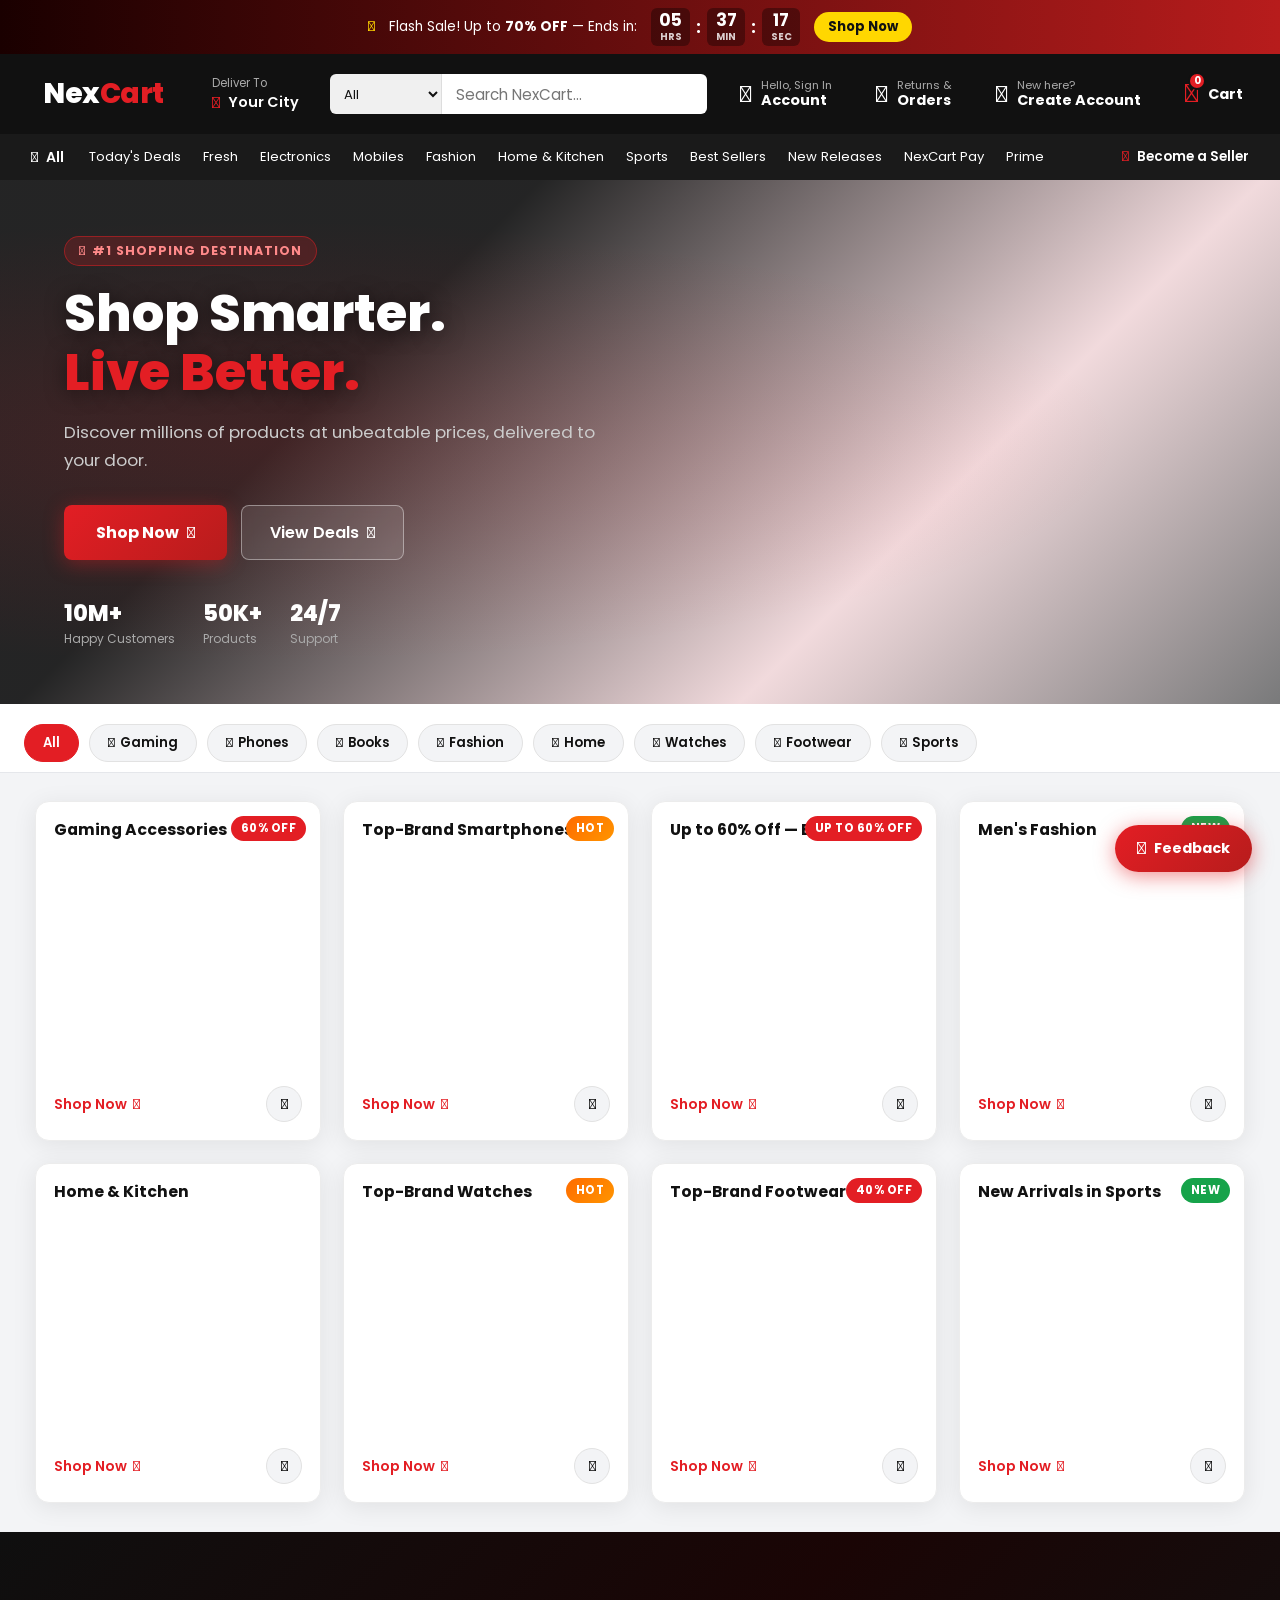
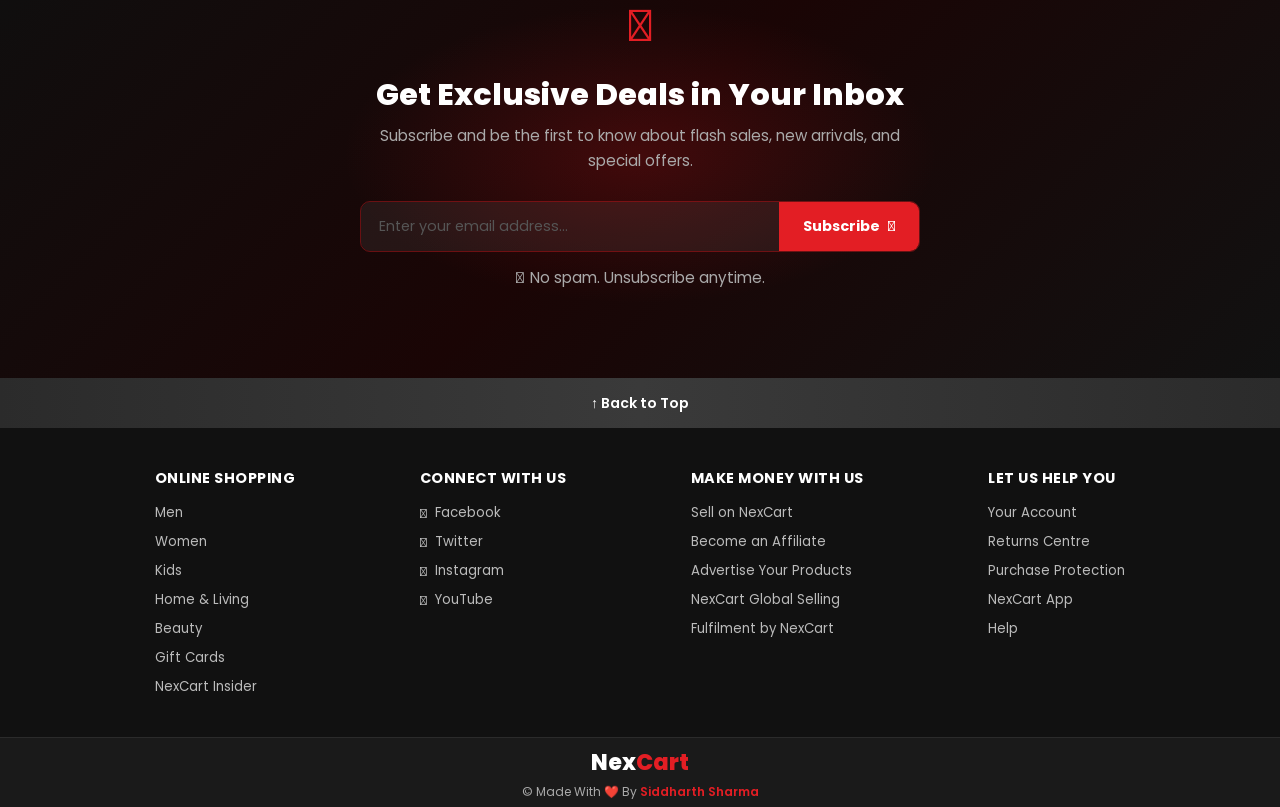
<file: index.html>
<!DOCTYPE html>
<html lang="en">
<head>
    <meta charset="UTF-8">
    <meta http-equiv="X-UA-Compatible" content="IE=edge">
    <meta name="viewport" content="width=device-width, initial-scale=1.0">
    <title>NexCart – Shop Smarter</title>
    <meta name="description" content="NexCart – Discover millions of products at unbeatable prices. Shop electronics, fashion, home & kitchen, sports, and more. Shop Smarter. Live Better.">
    <meta name="keywords" content="NexCart, online shopping, electronics, fashion, home kitchen, sports, deals, best sellers">
    <meta name="author" content="Siddharth Sharma">
    <meta name="robots" content="index, follow">
    <link rel="canonical" href="https://nex-cart--siddhartsharma4.replit.app/">
    <meta property="og:title" content="NexCart – Shop Smarter">
    <meta property="og:description" content="Discover millions of products at unbeatable prices. Shop Smarter. Live Better.">
    <meta property="og:url" content="https://nex-cart--siddhartsharma4.replit.app/">
    <meta property="og:type" content="website">
    <meta name="twitter:card" content="summary">
    <meta name="twitter:title" content="NexCart – Shop Smarter">
    <meta name="twitter:description" content="Discover millions of products at unbeatable prices. Shop Smarter. Live Better.">
    <link rel="preconnect" href="https://fonts.googleapis.com">
    <link href="https://fonts.googleapis.com/css2?family=Poppins:wght@400;600;700;800&display=swap" rel="stylesheet">
    <link rel="stylesheet" href="https://cdnjs.cloudflare.com/ajax/libs/font-awesome/6.4.0/css/all.min.css" crossorigin="anonymous" referrerpolicy="no-referrer" />
    <link rel="stylesheet" href="style.css">
    <link rel="shortcut icon" href="nexcart-icon-3.svg" type="image/x-icon">
</head>
<body>

<!-- ── Page Loader ── -->
<div class="page-loader" id="pageLoader">
    <div class="loader-logo">Nex<span>Cart</span></div>
    <div class="loader-bar"><div class="loader-fill"></div></div>
</div>

<!-- ── Toast Notifications ── -->
<div class="toast-container" id="toastContainer"></div>

<!-- ── Scroll to Top ── -->
<button class="scroll-top" id="scrollTop" onclick="scrollToTop()">
    <i class="fa-solid fa-chevron-up"></i>
</button>

<header>
    <!-- Deals Banner -->
    <div class="deals-banner">
        <i class="fa-solid fa-bolt"></i>
        <span>Flash Sale! Up to <strong>70% OFF</strong> — Ends in:</span>
        <div class="countdown">
            <div class="cd-block"><span id="cdH">00</span><small>hrs</small></div>
            <span class="cd-sep">:</span>
            <div class="cd-block"><span id="cdM">00</span><small>min</small></div>
            <span class="cd-sep">:</span>
            <div class="cd-block"><span id="cdS">00</span><small>sec</small></div>
        </div>
        <a href="#products" class="banner-cta">Shop Now</a>
    </div>

    <!-- Top Navbar -->
    <div class="navbar">
        <div class="nav-logo border">
            <span class="logo-text">Nex<span class="logo-accent">Cart</span></span>
        </div>

        <div class="nav-add border">
            <p class="add1">Deliver To</p>
            <div class="add-icon">
                <i class="fa-solid fa-location-dot"></i>
                <p class="add2">Your City</p>
            </div>
        </div>

        <div class="nav-search">
            <select class="search-select" id="searchCategory">
                <option value="all">All</option>
                <option value="gaming">Electronics</option>
                <option value="fashion">Fashion</option>
                <option value="books">Books</option>
                <option value="sports">Sports</option>
            </select>
            <input placeholder="Search NexCart..." class="input" id="searchInput" oninput="liveSearch()">
            <div class="search-icon" onclick="liveSearch()">
                <i class="fa-solid fa-magnifying-glass"></i>
            </div>
        </div>

        <a href="index2.html#login" class="nav-item border" style="text-decoration:none;color:inherit;">
            <i class="fa-solid fa-user nav-icon"></i>
            <div>
                <p class="nav-small">Hello, Sign In</p>
                <p class="nav-bold">Account</p>
            </div>
        </a>

        <div class="nav-item border">
            <i class="fa-solid fa-box nav-icon"></i>
            <div>
                <p class="nav-small">Returns &</p>
                <p class="nav-bold">Orders</p>
            </div>
        </div>

        <a href="index2.html#signup" class="nav-item border" style="text-decoration:none;color:inherit;">
            <i class="fa-solid fa-user-plus nav-icon"></i>
            <div>
                <p class="nav-small">New here?</p>
                <p class="nav-bold">Create Account</p>
            </div>
        </a>

        <div class="nav-item cart-item border" onclick="showToast('Cart feature coming soon!', 'info')">
            <div class="cart-wrap">
                <i class="fa-solid fa-cart-shopping nav-icon"></i>
                <span class="cart-badge" id="cartBadge">0</span>
            </div>
            <div>
                <p class="nav-bold">Cart</p>
            </div>
        </div>
    </div>

    <!-- Sub Panel -->
    <div class="panel">
        <div class="panel-all border-panel">
            <i class="fa-solid fa-bars"></i>
            <span>All</span>
        </div>
        <div class="panel-ops">
            <a href="#" onclick="filterProducts('all')">Today's Deals</a>
            <a href="#">Fresh</a>
            <a href="#" onclick="filterProducts('gaming'); return false;">Electronics</a>
            <a href="#">Mobiles</a>
            <a href="#" onclick="filterProducts('fashion'); return false;">Fashion</a>
            <a href="#">Home &amp; Kitchen</a>
            <a href="#" onclick="filterProducts('sports'); return false;">Sports</a>
            <a href="#">Best Sellers</a>
            <a href="#">New Releases</a>
            <a href="#">NexCart Pay</a>
            <a href="#">Prime</a>
        </div>
        <div class="panel-seller border-panel">
            <i class="fa-solid fa-shop"></i>
            <span>Become a Seller</span>
        </div>
    </div>
</header>

<!-- Hero Banner -->
<div class="hero">
    <div class="hero-overlay reveal">
        <div class="hero-badge"><i class="fa-solid fa-fire"></i> #1 Shopping Destination</div>
        <h1>Shop Smarter.<br><span>Live Better.</span></h1>
        <p>Discover millions of products at unbeatable prices, delivered to your door.</p>
        <div class="hero-actions">
            <a href="#products" class="hero-btn">Shop Now <i class="fa-solid fa-arrow-right"></i></a>
            <a href="#" class="hero-btn-ghost">View Deals <i class="fa-solid fa-tag"></i></a>
        </div>
        <div class="hero-stats">
            <div class="h-stat"><strong>10M+</strong><span>Happy Customers</span></div>
            <div class="h-stat"><strong>50K+</strong><span>Products</span></div>
            <div class="h-stat"><strong>24/7</strong><span>Support</span></div>
        </div>
    </div>
</div>

<!-- Category Filter -->
<div class="cat-filter" id="products">
    <button class="cat-btn active" onclick="filterProducts('all', this)">All</button>
    <button class="cat-btn" onclick="filterProducts('gaming', this)"><i class="fa-solid fa-gamepad"></i> Gaming</button>
    <button class="cat-btn" onclick="filterProducts('phones', this)"><i class="fa-solid fa-mobile-screen"></i> Phones</button>
    <button class="cat-btn" onclick="filterProducts('books', this)"><i class="fa-solid fa-book"></i> Books</button>
    <button class="cat-btn" onclick="filterProducts('fashion', this)"><i class="fa-solid fa-shirt"></i> Fashion</button>
    <button class="cat-btn" onclick="filterProducts('home', this)"><i class="fa-solid fa-house"></i> Home</button>
    <button class="cat-btn" onclick="filterProducts('watches', this)"><i class="fa-solid fa-clock"></i> Watches</button>
    <button class="cat-btn" onclick="filterProducts('footwear', this)"><i class="fa-solid fa-shoe-prints"></i> Footwear</button>
    <button class="cat-btn" onclick="filterProducts('sports', this)"><i class="fa-solid fa-dumbbell"></i> Sports</button>
</div>

<div class="no-results hidden" id="noResults">
    <i class="fa-solid fa-magnifying-glass"></i>
    <p>No products found. Try a different search or category.</p>
</div>

<!-- Main Content Cards -->
<div class="main-content" id="productGrid">

    <div class="content reveal" data-category="gaming">
        <div class="card-inner">
            <div class="card-badge sale">60% OFF</div>
            <div class="co1">
                <h2>Gaming Accessories</h2>
                <div class="img1" style="background-image: url('https://images.unsplash.com/photo-1593508512255-86ab42a8e620?w=500&auto=format&fit=crop');"></div>
                <div class="card-footer">
                    <a href="#" class="content-a">Shop Now <i class="fa-solid fa-chevron-right"></i></a>
                    <button class="add-cart-btn" onclick="addToCart('Gaming Accessories')"><i class="fa-solid fa-cart-plus"></i></button>
                </div>
            </div>
        </div>
    </div>

    <div class="content reveal" data-category="phones">
        <div class="card-inner">
            <div class="card-badge hot">HOT</div>
            <div class="co1">
                <h2>Top-Brand Smartphones</h2>
                <div class="img1" style="background-image: url('https://images.unsplash.com/photo-1511707171634-5f897ff02aa9?w=500&auto=format&fit=crop');"></div>
                <div class="card-footer">
                    <a href="#" class="content-a">Shop Now <i class="fa-solid fa-chevron-right"></i></a>
                    <button class="add-cart-btn" onclick="addToCart('Smartphones')"><i class="fa-solid fa-cart-plus"></i></button>
                </div>
            </div>
        </div>
    </div>

    <div class="content reveal" data-category="books">
        <div class="card-inner">
            <div class="card-badge sale">Up to 60% Off</div>
            <div class="co1">
                <h2>Up to 60% Off — Books</h2>
                <div class="img1" style="background-image: url('https://images.unsplash.com/photo-1481627834876-b7833e8f5570?w=500&auto=format&fit=crop');"></div>
                <div class="card-footer">
                    <a href="#" class="content-a">Shop Now <i class="fa-solid fa-chevron-right"></i></a>
                    <button class="add-cart-btn" onclick="addToCart('Books')"><i class="fa-solid fa-cart-plus"></i></button>
                </div>
            </div>
        </div>
    </div>

    <div class="content reveal" data-category="fashion">
        <div class="card-inner">
            <div class="card-badge new">NEW</div>
            <div class="co1">
                <h2>Men's Fashion</h2>
                <div class="img1" style="background-image: url('https://images.unsplash.com/photo-1617137968427-85924c800a22?w=500&auto=format&fit=crop');"></div>
                <div class="card-footer">
                    <a href="#" class="content-a">Shop Now <i class="fa-solid fa-chevron-right"></i></a>
                    <button class="add-cart-btn" onclick="addToCart('Men Fashion')"><i class="fa-solid fa-cart-plus"></i></button>
                </div>
            </div>
        </div>
    </div>

    <div class="content reveal" data-category="home">
        <div class="card-inner">
            <div class="co1">
                <h2>Home &amp; Kitchen</h2>
                <div class="img1" style="background-image: url('https://images.unsplash.com/photo-1556909114-f6e7ad7d3136?w=500&auto=format&fit=crop');"></div>
                <div class="card-footer">
                    <a href="#" class="content-a">Shop Now <i class="fa-solid fa-chevron-right"></i></a>
                    <button class="add-cart-btn" onclick="addToCart('Home & Kitchen')"><i class="fa-solid fa-cart-plus"></i></button>
                </div>
            </div>
        </div>
    </div>

    <div class="content reveal" data-category="watches">
        <div class="card-inner">
            <div class="card-badge hot">HOT</div>
            <div class="co1">
                <h2>Top-Brand Watches</h2>
                <div class="img1" style="background-image: url('https://images.unsplash.com/photo-1523275335684-37898b6baf30?w=500&auto=format&fit=crop');"></div>
                <div class="card-footer">
                    <a href="#" class="content-a">Shop Now <i class="fa-solid fa-chevron-right"></i></a>
                    <button class="add-cart-btn" onclick="addToCart('Watches')"><i class="fa-solid fa-cart-plus"></i></button>
                </div>
            </div>
        </div>
    </div>

    <div class="content reveal" data-category="footwear">
        <div class="card-inner">
            <div class="card-badge sale">40% OFF</div>
            <div class="co1">
                <h2>Top-Brand Footwear</h2>
                <div class="img1" style="background-image: url('https://images.unsplash.com/photo-1542291026-7eec264c27ff?w=500&auto=format&fit=crop');"></div>
                <div class="card-footer">
                    <a href="#" class="content-a">Shop Now <i class="fa-solid fa-chevron-right"></i></a>
                    <button class="add-cart-btn" onclick="addToCart('Footwear')"><i class="fa-solid fa-cart-plus"></i></button>
                </div>
            </div>
        </div>
    </div>

    <div class="content reveal" data-category="sports">
        <div class="card-inner">
            <div class="card-badge new">NEW</div>
            <div class="co1">
                <h2>New Arrivals in Sports</h2>
                <div class="img1" style="background-image: url('https://images.unsplash.com/photo-1517649763962-0c623066013b?w=500&auto=format&fit=crop');"></div>
                <div class="card-footer">
                    <a href="#" class="content-a">Shop Now <i class="fa-solid fa-chevron-right"></i></a>
                    <button class="add-cart-btn" onclick="addToCart('Sports Gear')"><i class="fa-solid fa-cart-plus"></i></button>
                </div>
            </div>
        </div>
    </div>

</div>

<!-- Newsletter Section -->
<div class="newsletter-section reveal">
    <div class="newsletter-glow"></div>
    <div class="newsletter-content">
        <div class="newsletter-icon"><i class="fa-solid fa-envelope-open-text"></i></div>
        <h2>Get Exclusive Deals in Your Inbox</h2>
        <p>Subscribe and be the first to know about flash sales, new arrivals, and special offers.</p>
        <form class="newsletter-form" onsubmit="subscribeNewsletter(event)">
            <input type="email" placeholder="Enter your email address..." required class="newsletter-input">
            <button type="submit" class="newsletter-btn">Subscribe <i class="fa-solid fa-paper-plane"></i></button>
        </form>
        <p class="newsletter-note"><i class="fa-solid fa-shield-halved"></i> No spam. Unsubscribe anytime.</p>
    </div>
</div>

<!-- Feedback Button -->
<button class="feedback-trigger" onclick="toggleFeedback()">
    <i class="fa-solid fa-comment-dots"></i>
    <span>Feedback</span>
</button>

<!-- Feedback Popup -->
<div class="feedback-overlay" id="feedbackOverlay" onclick="closeFeedbackOverlay(event)">
    <div class="feedback-modal">
        <div class="feedback-header">
            <div class="feedback-title">
                <i class="fa-solid fa-comment-dots"></i>
                <span>Share Your Feedback</span>
            </div>
            <button class="feedback-close" onclick="toggleFeedback()">
                <i class="fa-solid fa-xmark"></i>
            </button>
        </div>
        <p class="feedback-sub">We'd love to hear what you think about NexCart!</p>
        <div class="reaction-row">
            <button class="reaction-btn" id="likeBtn" onclick="setReaction('like')">
                <i class="fa-solid fa-thumbs-up"></i><span>Like it</span>
            </button>
            <button class="reaction-btn" id="dislikeBtn" onclick="setReaction('dislike')">
                <i class="fa-solid fa-thumbs-down"></i><span>Dislike it</span>
            </button>
        </div>
        <form id="feedbackForm" onsubmit="submitFeedback(event)">
            <input type="hidden" name="reaction" id="reactionInput" value="Not selected">
            <textarea name="message" id="feedbackText" class="feedback-textarea"
                placeholder="Write your thoughts, suggestions or experience here..."
                maxlength="500" required oninput="updateCharCount()"></textarea>
            <div class="char-count"><span id="charCount">0</span> / 500</div>
            <input type="email" name="email" class="feedback-email" placeholder="Your email (optional)" />
            <button type="submit" class="feedback-submit" id="feedbackSubmitBtn">
                <span class="submit-text">Send Feedback</span>
                <i class="fa-solid fa-paper-plane"></i>
            </button>
        </form>
        <div class="feedback-success hidden" id="feedbackSuccess">
            <i class="fa-solid fa-circle-check"></i>
            <p>Thank you! Your feedback has been sent.</p>
        </div>
    </div>
</div>

<!-- Footer -->
<footer>
    <div class="foot1">
        <a href="#" onclick="scrollToTop()">&#8593; Back to Top</a>
    </div>
    <div class="foot2">
        <ul>
            <p class="foot-heading">Online Shopping</p>
            <a href="#">Men</a>
            <a href="#">Women</a>
            <a href="#">Kids</a>
            <a href="#">Home &amp; Living</a>
            <a href="#">Beauty</a>
            <a href="#">Gift Cards</a>
            <a href="#">NexCart Insider</a>
        </ul>
        <ul>
            <p class="foot-heading">Connect with Us</p>
            <a href="#"><i class="fa-brands fa-facebook"></i> Facebook</a>
            <a href="#"><i class="fa-brands fa-twitter"></i> Twitter</a>
            <a href="https://www.instagram.com/_siddhartt" target="_blank"><i class="fa-brands fa-instagram"></i> Instagram</a>
            <a href="#"><i class="fa-brands fa-youtube"></i> YouTube</a>
        </ul>
        <ul>
            <p class="foot-heading">Make Money with Us</p>
            <a href="#">Sell on NexCart</a>
            <a href="#">Become an Affiliate</a>
            <a href="#">Advertise Your Products</a>
            <a href="#">NexCart Global Selling</a>
            <a href="#">Fulfilment by NexCart</a>
        </ul>
        <ul>
            <p class="foot-heading">Let Us Help You</p>
            <a href="#">Your Account</a>
            <a href="#">Returns Centre</a>
            <a href="#">Purchase Protection</a>
            <a href="#">NexCart App</a>
            <a href="#">Help</a>
        </ul>
    </div>
    <div class="foot3">
        <span class="foot-logo">Nex<span class="logo-accent">Cart</span></span>
        <p class="foot-copy">&copy; Made With ❤️ By <a href="https://www.instagram.com/_siddhartt" class="author-link" target="_blank">Siddharth Sharma</a></p>
    </div>
</footer>

<script>
// ── Page Loader ──
window.addEventListener('load', () => {
    setTimeout(() => {
        const loader = document.getElementById('pageLoader');
        loader.classList.add('fade-out');
        setTimeout(() => loader.style.display = 'none', 500);
    }, 1200);
});

// ── Scroll to Top ──
window.addEventListener('scroll', () => {
    const btn = document.getElementById('scrollTop');
    btn.classList.toggle('visible', window.scrollY > 400);
});
function scrollToTop() {
    window.scrollTo({ top: 0, behavior: 'smooth' });
}

// ── Countdown Timer ──
(function countdown() {
    let end = new Date();
    end.setHours(end.getHours() + 5, end.getMinutes() + 37, end.getSeconds() + 20);
    function tick() {
        const diff = end - new Date();
        if (diff <= 0) { end = new Date(Date.now() + 6 * 3600000); return; }
        const h = Math.floor(diff / 3600000);
        const m = Math.floor((diff % 3600000) / 60000);
        const s = Math.floor((diff % 60000) / 1000);
        document.getElementById('cdH').textContent = String(h).padStart(2,'0');
        document.getElementById('cdM').textContent = String(m).padStart(2,'0');
        document.getElementById('cdS').textContent = String(s).padStart(2,'0');
    }
    tick();
    setInterval(tick, 1000);
})();

// ── Cart Counter ──
let cartCount = 0;
function addToCart(name) {
    cartCount++;
    document.getElementById('cartBadge').textContent = cartCount;
    document.getElementById('cartBadge').classList.add('pop');
    setTimeout(() => document.getElementById('cartBadge').classList.remove('pop'), 300);
    showToast(`"${name}" added to cart!`, 'success');
}

// ── Toast Notifications ──
function showToast(msg, type = 'success') {
    const container = document.getElementById('toastContainer');
    const toast = document.createElement('div');
    toast.className = `toast toast-${type}`;
    const icons = { success: 'circle-check', info: 'circle-info', error: 'circle-exclamation' };
    toast.innerHTML = `<i class="fa-solid fa-${icons[type] || 'circle-check'}"></i><span>${msg}</span>`;
    container.appendChild(toast);
    setTimeout(() => toast.classList.add('show'), 10);
    setTimeout(() => {
        toast.classList.remove('show');
        setTimeout(() => toast.remove(), 400);
    }, 3000);
}

// ── Live Search ──
function liveSearch() {
    const query = document.getElementById('searchInput').value.toLowerCase().trim();
    const cards = document.querySelectorAll('.content');
    let found = 0;
    cards.forEach(card => {
        const title = card.querySelector('h2').textContent.toLowerCase();
        const match = !query || title.includes(query);
        card.style.display = match ? '' : 'none';
        if (match) found++;
    });
    document.getElementById('noResults').classList.toggle('hidden', found > 0);
}

// ── Category Filter ──
function filterProducts(cat, btn) {
    const cards = document.querySelectorAll('.content');
    const btns = document.querySelectorAll('.cat-btn');
    btns.forEach(b => b.classList.remove('active'));
    if (btn) btn.classList.add('active');

    let found = 0;
    cards.forEach(card => {
        const match = cat === 'all' || card.dataset.category === cat;
        card.style.display = match ? '' : 'none';
        if (match) found++;
    });
    document.getElementById('noResults').classList.toggle('hidden', found > 0);
    document.getElementById('searchInput').value = '';
}

// ── Scroll Reveal ──
const revealObserver = new IntersectionObserver((entries) => {
    entries.forEach(entry => {
        if (entry.isIntersecting) {
            entry.target.classList.add('revealed');
            revealObserver.unobserve(entry.target);
        }
    });
}, { threshold: 0.1, rootMargin: '0px 0px -40px 0px' });
document.querySelectorAll('.reveal').forEach(el => revealObserver.observe(el));

// ── Newsletter ──
function subscribeNewsletter(e) {
    e.preventDefault();
    const input = e.target.querySelector('input');
    showToast(`Subscribed! Welcome to NexCart deals, ${input.value.split('@')[0]}!`, 'success');
    e.target.reset();
}

// ── Feedback Popup ──
let selectedReaction = '';
function toggleFeedback() {
    const overlay = document.getElementById('feedbackOverlay');
    overlay.classList.toggle('active');
    document.body.style.overflow = overlay.classList.contains('active') ? 'hidden' : '';
}
function closeFeedbackOverlay(e) {
    if (e.target === document.getElementById('feedbackOverlay')) toggleFeedback();
}
function setReaction(type) {
    selectedReaction = type;
    document.getElementById('reactionInput').value = type === 'like' ? '👍 Like' : '👎 Dislike';
    document.getElementById('likeBtn').classList.toggle('active', type === 'like');
    document.getElementById('dislikeBtn').classList.toggle('active', type === 'dislike');
}
function updateCharCount() {
    document.getElementById('charCount').textContent = document.getElementById('feedbackText').value.length;
}
function submitFeedback(e) {
    e.preventDefault();
    const btn = document.getElementById('feedbackSubmitBtn');
    btn.disabled = true;
    btn.innerHTML = '<span class="submit-text">Sending...</span>';
    const data = new FormData(document.getElementById('feedbackForm'));
    // ⚠️ Replace YOUR_FORM_ID with your Formspree form ID
    fetch('https://formspree.io/f/YOUR_FORM_ID', {
        method: 'POST', body: data, headers: { 'Accept': 'application/json' }
    })
    .then(res => {
        if (res.ok) {
            document.getElementById('feedbackForm').classList.add('hidden');
            document.getElementById('feedbackSuccess').classList.remove('hidden');
            setTimeout(() => {
                toggleFeedback();
                setTimeout(() => {
                    document.getElementById('feedbackForm').classList.remove('hidden');
                    document.getElementById('feedbackSuccess').classList.add('hidden');
                    document.getElementById('feedbackForm').reset();
                    updateCharCount();
                    document.getElementById('likeBtn').classList.remove('active');
                    document.getElementById('dislikeBtn').classList.remove('active');
                    btn.disabled = false;
                    btn.innerHTML = '<span class="submit-text">Send Feedback</span><i class="fa-solid fa-paper-plane"></i>';
                }, 400);
            }, 2200);
        } else {
            btn.disabled = false;
            btn.innerHTML = '<span class="submit-text">Send Feedback</span><i class="fa-solid fa-paper-plane"></i>';
            showToast('Something went wrong. Please try again.', 'error');
        }
    })
    .catch(() => {
        btn.disabled = false;
        btn.innerHTML = '<span class="submit-text">Send Feedback</span><i class="fa-solid fa-paper-plane"></i>';
        showToast('Network error. Please try again.', 'error');
    });
}
</script>

</body>
</html>
</file>
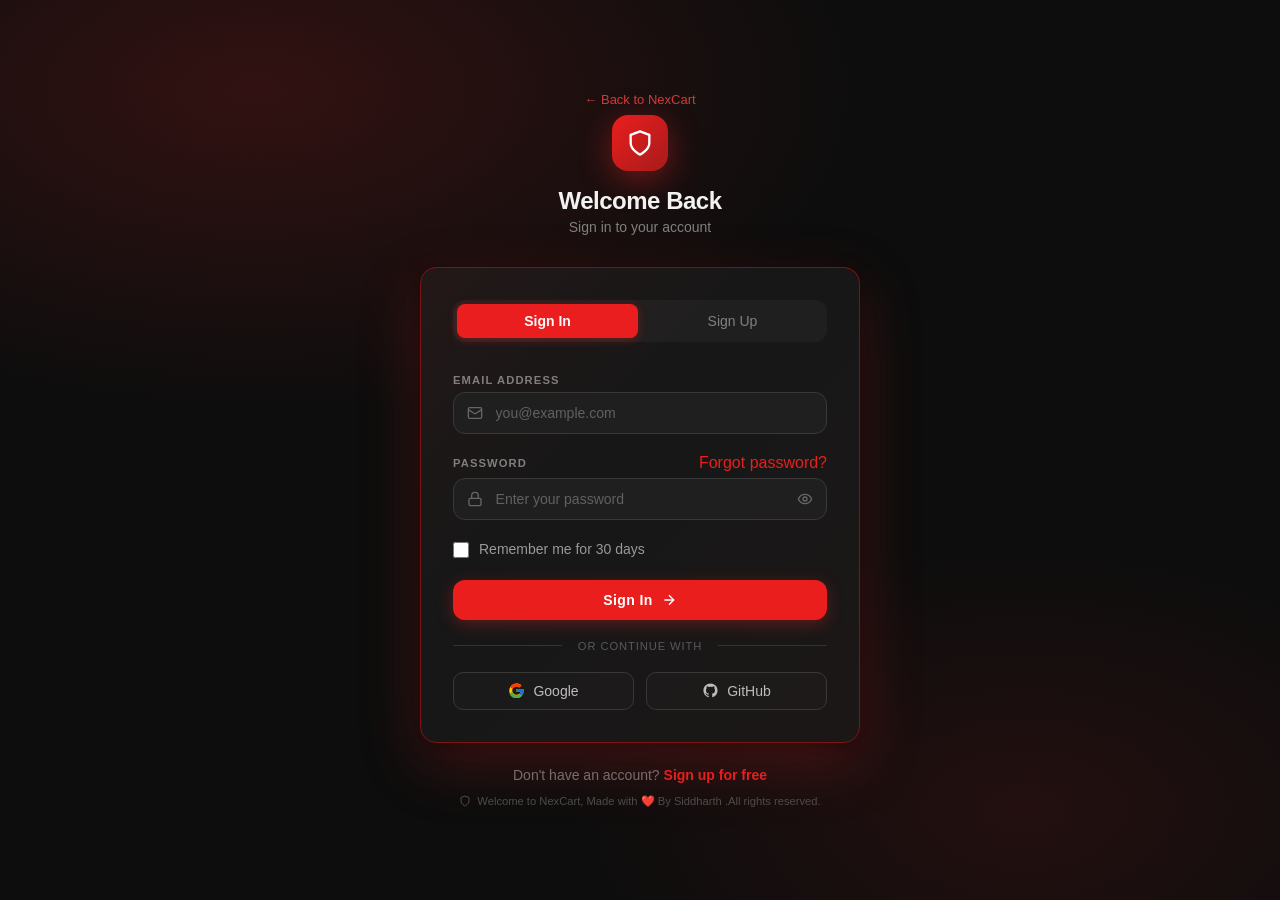
<file: index2.html>
<!DOCTYPE html>
<html lang="en">
<head>
  <meta charset="UTF-8" />
  <meta name="viewport" content="width=device-width, initial-scale=1.0"/>
  <title>Sign In or Create Account – NexCart</title>
  <meta name="description" content="Sign in to your NexCart account or create a new one to start shopping smarter.">
  <meta name="author" content="Siddharth Sharma">
  <meta name="robots" content="noindex, nofollow">
  <link rel="stylesheet" href="style2.css" />
  <link rel="shortcut icon" href="nexcart-icon.svg" type="image/x-icon">
</head>
<body>
  <div class="auth-bg">
    <div class="wrapper">

      <!-- Branding -->
      <div class="brand">
        <a href="index.html" style="display:inline-block;margin-bottom:8px;color:#ef4444;font-size:13px;text-decoration:none;opacity:0.85;">&#8592; Back to NexCart</a>
        <div class="brand-icon">
          <svg width="28" height="28" viewBox="0 0 24 24" fill="none" stroke="white" stroke-width="2" stroke-linecap="round" stroke-linejoin="round">
            <path d="M12 22s8-4 8-10V5l-8-3-8 3v7c0 6 8 10 8 10z"/>
          </svg>
        </div>
        <h1 class="brand-title">Welcome Back</h1>
        <p class="brand-sub" id="brandSub">Sign in to your account</p>
      </div>

      <!-- Card -->
      <div class="card">
        <div class="card-glow"></div>

        <!-- Tabs -->
        <div class="tabs">
          <button class="tab-btn active" id="tabLogin" onclick="switchTab('login')">Sign In</button>
          <button class="tab-btn" id="tabSignup" onclick="switchTab('signup')">Sign Up</button>
        </div>

        <!-- ── LOGIN FORM ── -->
        <form id="loginForm" class="form" onsubmit="handleLogin(event)">
          <div id="loginAlert" class="alert hidden"></div>

          <div class="field">
            <label class="field-label">Email Address</label>
            <div class="input-wrap">
              <span class="input-icon">
                <svg width="16" height="16" viewBox="0 0 24 24" fill="none" stroke="currentColor" stroke-width="2"><rect x="2" y="4" width="20" height="16" rx="2"/><path d="m22 7-8.97 5.7a1.94 1.94 0 0 1-2.06 0L2 7"/></svg>
              </span>
              <input type="email" id="loginEmail" class="input" placeholder="you@example.com" autocomplete="email" />
            </div>
          </div>

          <div class="field">
            <div class="field-header">
              <label class="field-label">Password</label>
              <a href="#" class="link-red">Forgot password?</a>
            </div>
            <div class="input-wrap">
              <span class="input-icon">
                <svg width="16" height="16" viewBox="0 0 24 24" fill="none" stroke="currentColor" stroke-width="2"><rect x="3" y="11" width="18" height="11" rx="2"/><path d="M7 11V7a5 5 0 0 1 10 0v4"/></svg>
              </span>
              <input type="password" id="loginPassword" class="input" placeholder="Enter your password" autocomplete="current-password" />
              <button type="button" class="eye-btn" onclick="togglePass('loginPassword', this)">
                <svg class="eye-open" width="16" height="16" viewBox="0 0 24 24" fill="none" stroke="currentColor" stroke-width="2"><path d="M2 12s3-7 10-7 10 7 10 7-3 7-10 7-10-7-10-7z"/><circle cx="12" cy="12" r="3"/></svg>
              </button>
            </div>
          </div>

          <div class="checkbox-row">
            <input type="checkbox" id="remember" class="checkbox" />
            <label for="remember" class="checkbox-label">Remember me for 30 days</label>
          </div>

          <button type="submit" class="btn-primary">
            <span class="btn-text">Sign In</span>
            <svg width="16" height="16" viewBox="0 0 24 24" fill="none" stroke="currentColor" stroke-width="2"><path d="M5 12h14M12 5l7 7-7 7"/></svg>
            <span class="spinner hidden"></span>
          </button>

          <div class="divider">or continue with</div>

          <div class="social-grid">
            <button type="button" class="social-btn">
              <svg width="17" height="17" viewBox="0 0 48 48" fill="none"><path d="M44.5 20H24v8.5h11.7C34.5 33.3 30 36 24 36c-6.6 0-12-5.4-12-12s5.4-12 12-12c3.1 0 5.9 1.1 8.1 3l6-6C34.5 6.5 29.5 4.5 24 4.5 12.7 4.5 3.5 13.7 3.5 25S12.7 45.5 24 45.5c11.1 0 20-8 20-20 0-1.3-.1-2.7-.5-4z" fill="#FFC107"/><path d="M6.3 14.7l7 5.1C15.2 16.4 19.3 13.5 24 13.5c3.1 0 5.9 1.1 8.1 3l6-6C34.5 6.5 29.5 4.5 24 4.5c-7.6 0-14.2 4.3-17.7 10.2z" fill="#FF3D00"/><path d="M24 45.5c5.4 0 10.2-1.8 13.9-4.8l-6.4-5.4C29.4 36.9 26.8 37.5 24 37.5c-5.9 0-10.9-3.9-12.7-9.3l-7 5.4C8.1 41.3 15.5 45.5 24 45.5z" fill="#4CAF50"/><path d="M44.5 20H24v8.5h11.7c-.8 2.3-2.3 4.3-4.3 5.7l6.4 5.4C42 36 44.5 30.9 44.5 25c0-1.3-.1-2.7-.5-4z" fill="#1976D2"/></svg>
              Google
            </button>
            <button type="button" class="social-btn">
              <svg width="17" height="17" viewBox="0 0 24 24" fill="currentColor"><path d="M12 2C6.477 2 2 6.477 2 12c0 4.418 2.865 8.166 6.839 9.489.5.092.682-.217.682-.483 0-.237-.009-.868-.014-1.703-2.782.604-3.369-1.341-3.369-1.341-.454-1.155-1.11-1.462-1.11-1.462-.908-.62.069-.608.069-.608 1.003.07 1.531 1.03 1.531 1.03.892 1.529 2.341 1.087 2.91.832.092-.647.35-1.088.636-1.338-2.22-.253-4.555-1.11-4.555-4.943 0-1.091.39-1.984 1.029-2.683-.103-.253-.446-1.27.098-2.647 0 0 .84-.269 2.75 1.025A9.578 9.578 0 0112 6.836a9.59 9.59 0 012.504.337c1.909-1.294 2.747-1.025 2.747-1.025.546 1.377.202 2.394.1 2.647.64.699 1.028 1.592 1.028 2.683 0 3.842-2.339 4.687-4.566 4.935.359.309.678.919.678 1.852 0 1.336-.012 2.415-.012 2.743 0 .269.18.58.688.482C19.138 20.163 22 16.418 22 12c0-5.523-4.477-10-10-10z"/></svg>
              GitHub
            </button>
          </div>
        </form>

        <!-- ── SIGNUP FORM ── -->
        <form id="signupForm" class="form hidden" onsubmit="handleSignup(event)">
          <div id="signupAlert" class="alert hidden"></div>

          <div class="field">
            <label class="field-label">Full Name</label>
            <div class="input-wrap">
              <span class="input-icon">
                <svg width="16" height="16" viewBox="0 0 24 24" fill="none" stroke="currentColor" stroke-width="2"><circle cx="12" cy="8" r="4"/><path d="M20 21a8 8 0 1 0-16 0"/></svg>
              </span>
              <input type="text" id="signupName" class="input" placeholder="John Doe" autocomplete="name" />
            </div>
          </div>

          <div class="field">
            <label class="field-label">Email Address</label>
            <div class="input-wrap">
              <span class="input-icon">
                <svg width="16" height="16" viewBox="0 0 24 24" fill="none" stroke="currentColor" stroke-width="2"><rect x="2" y="4" width="20" height="16" rx="2"/><path d="m22 7-8.97 5.7a1.94 1.94 0 0 1-2.06 0L2 7"/></svg>
              </span>
              <input type="email" id="signupEmail" class="input" placeholder="you@example.com" autocomplete="email" />
            </div>
          </div>

          <div class="field">
            <label class="field-label">Password</label>
            <div class="input-wrap">
              <span class="input-icon">
                <svg width="16" height="16" viewBox="0 0 24 24" fill="none" stroke="currentColor" stroke-width="2"><rect x="3" y="11" width="18" height="11" rx="2"/><path d="M7 11V7a5 5 0 0 1 10 0v4"/></svg>
              </span>
              <input type="password" id="signupPassword" class="input" placeholder="At least 8 characters" autocomplete="new-password" oninput="updateStrength()" />
              <button type="button" class="eye-btn" onclick="togglePass('signupPassword', this)">
                <svg class="eye-open" width="16" height="16" viewBox="0 0 24 24" fill="none" stroke="currentColor" stroke-width="2"><path d="M2 12s3-7 10-7 10 7 10 7-3 7-10 7-10-7-10-7z"/><circle cx="12" cy="12" r="3"/></svg>
              </button>
            </div>
            <div id="strengthWrap" class="strength-wrap hidden">
              <div class="strength-bar"><div class="strength-fill" id="strengthFill"></div></div>
              <span class="strength-label" id="strengthLabel"></span>
            </div>
          </div>

          <div class="field">
            <label class="field-label">Confirm Password</label>
            <div class="input-wrap">
              <span class="input-icon">
                <svg width="16" height="16" viewBox="0 0 24 24" fill="none" stroke="currentColor" stroke-width="2"><rect x="3" y="11" width="18" height="11" rx="2"/><path d="M7 11V7a5 5 0 0 1 10 0v4"/></svg>
              </span>
              <input type="password" id="signupConfirm" class="input" placeholder="Repeat your password" autocomplete="new-password" oninput="checkMatch()" />
              <button type="button" class="eye-btn" onclick="togglePass('signupConfirm', this)">
                <svg class="eye-open" width="16" height="16" viewBox="0 0 24 24" fill="none" stroke="currentColor" stroke-width="2"><path d="M2 12s3-7 10-7 10 7 10 7-3 7-10 7-10-7-10-7z"/><circle cx="12" cy="12" r="3"/></svg>
              </button>
            </div>
            <span class="match-label hidden" id="matchLabel"></span>
          </div>

          <div class="checkbox-row">
            <input type="checkbox" id="terms" class="checkbox" />
            <label for="terms" class="checkbox-label">
              I agree to the <a href="#" class="link-red">Terms of Service</a> and <a href="#" class="link-red">Privacy Policy</a>
            </label>
          </div>

          <button type="submit" class="btn-primary" id="signupBtn">
            <span class="btn-text">Create Account</span>
            <svg width="16" height="16" viewBox="0 0 24 24" fill="none" stroke="currentColor" stroke-width="2"><path d="M5 12h14M12 5l7 7-7 7"/></svg>
            <span class="spinner hidden"></span>
      
          </button>

          <div class="divider">or sign up with</div>

          <div class="social-grid">
            <button type="button" class="social-btn">
              <svg width="17" height="17" viewBox="0 0 48 48" fill="none"><path d="M44.5 20H24v8.5h11.7C34.5 33.3 30 36 24 36c-6.6 0-12-5.4-12-12s5.4-12 12-12c3.1 0 5.9 1.1 8.1 3l6-6C34.5 6.5 29.5 4.5 24 4.5 12.7 4.5 3.5 13.7 3.5 25S12.7 45.5 24 45.5c11.1 0 20-8 20-20 0-1.3-.1-2.7-.5-4z" fill="#FFC107"/><path d="M6.3 14.7l7 5.1C15.2 16.4 19.3 13.5 24 13.5c3.1 0 5.9 1.1 8.1 3l6-6C34.5 6.5 29.5 4.5 24 4.5c-7.6 0-14.2 4.3-17.7 10.2z" fill="#FF3D00"/><path d="M24 45.5c5.4 0 10.2-1.8 13.9-4.8l-6.4-5.4C29.4 36.9 26.8 37.5 24 37.5c-5.9 0-10.9-3.9-12.7-9.3l-7 5.4C8.1 41.3 15.5 45.5 24 45.5z" fill="#4CAF50"/><path d="M44.5 20H24v8.5h11.7c-.8 2.3-2.3 4.3-4.3 5.7l6.4 5.4C42 36 44.5 30.9 44.5 25c0-1.3-.1-2.7-.5-4z" fill="#1976D2"/></svg>
              Google
            </button>
            <button type="button" class="social-btn">
              <svg width="17" height="17" viewBox="0 0 24 24" fill="currentColor"><path d="M12 2C6.477 2 2 6.477 2 12c0 4.418 2.865 8.166 6.839 9.489.5.092.682-.217.682-.483 0-.237-.009-.868-.014-1.703-2.782.604-3.369-1.341-3.369-1.341-.454-1.155-1.11-1.462-1.11-1.462-.908-.62.069-.608.069-.608 1.003.07 1.531 1.03 1.531 1.03.892 1.529 2.341 1.087 2.91.832.092-.647.35-1.088.636-1.338-2.22-.253-4.555-1.11-4.555-4.943 0-1.091.39-1.984 1.029-2.683-.103-.253-.446-1.27.098-2.647 0 0 .84-.269 2.75 1.025A9.578 9.578 0 0112 6.836a9.59 9.59 0 012.504.337c1.909-1.294 2.747-1.025 2.747-1.025.546 1.377.202 2.394.1 2.647.64.699 1.028 1.592 1.028 2.683 0 3.842-2.339 4.687-4.566 4.935.359.309.678.919.678 1.852 0 1.336-.012 2.415-.012 2.743 0 .269.18.58.688.482C19.138 20.163 22 16.418 22 12c0-5.523-4.477-10-10-10z"/></svg>
              GitHub
            </button>
          </div>
        </form>
      </div>

      <!-- Footer -->
      <p class="footer-switch" id="footerSwitch">
        Don't have an account?
        <button class="link-red bold" onclick="switchTab('signup')">Sign up for free</button>
      </p>
      <p class="footer-secure">
        <svg width="12" height="12" viewBox="0 0 24 24" fill="none" stroke="currentColor" stroke-width="2"><path d="M12 22s8-4 8-10V5l-8-3-8 3v7c0 6 8 10 8 10z"/></svg>
        Welcome to NexCart, Made with ❤️ By Siddharth .All rights reserved.
      </p>
    </div>
  </div>

  <script>
    let activeTab = 'login';

    window.addEventListener('DOMContentLoaded', function() {
      const hash = window.location.hash;
      if (hash === '#signup') {
        switchTab('signup');
      } else {
        switchTab('login');
      }
    });

    function switchTab(tab) {
      activeTab = tab;
      const isLogin = tab === 'login';

      document.getElementById('tabLogin').classList.toggle('active', isLogin);
      document.getElementById('tabSignup').classList.toggle('active', !isLogin);
      document.getElementById('loginForm').classList.toggle('hidden', !isLogin);
      document.getElementById('signupForm').classList.toggle('hidden', isLogin);

      document.getElementById('brandSub').textContent = isLogin
        ? 'Sign in to your account'
        : 'Create a new account';

      document.getElementById('footerSwitch').innerHTML = isLogin
        ? `Don't have an account? <button class="link-red bold" onclick="switchTab('signup')">Sign up for free</button>`
        : `Already have an account? <button class="link-red bold" onclick="switchTab('login')">Sign in</button>`;

      clearAlert('loginAlert');
      clearAlert('signupAlert');
    }

    function handleLogin(e) {
      e.preventDefault();
      const email = document.getElementById('loginEmail').value.trim();
      const pass  = document.getElementById('loginPassword').value;
      clearAlert('loginAlert');
      if (!email || !pass) { showAlert('loginAlert', 'Please fill in all fields.', 'error'); return; }
      const btn = e.target.querySelector('.btn-primary');
      setLoading(btn, true);
      setTimeout(() => {
        setLoading(btn, false);
        showAlert('loginAlert', 'Signed in successfully! Redirecting...', 'success');
        setTimeout(() => { window.location.href = 'index.html'; }, 1000);
      }, 1400);
    }

    function handleSignup(e) {
      e.preventDefault();
      const name    = document.getElementById('signupName').value.trim();
      const email   = document.getElementById('signupEmail').value.trim();
      const pass    = document.getElementById('signupPassword').value;
      const confirm = document.getElementById('signupConfirm').value;
      const agreed  = document.getElementById('terms').checked;
      clearAlert('signupAlert');
      if (!name || !email || !pass || !confirm) { showAlert('signupAlert', 'Please fill in all fields.', 'error'); return; }
      if (pass !== confirm) { showAlert('signupAlert', 'Passwords do not match.', 'error'); return; }
      if (pass.length < 8) { showAlert('signupAlert', 'Password must be at least 8 characters.', 'error'); return; }
      if (!agreed) { showAlert('signupAlert', 'You must agree to the Terms of Service.', 'error'); return; }
      const btn = e.target.querySelector('.btn-primary');
      setLoading(btn, true);
      setTimeout(() => {
        setLoading(btn, false);
        showAlert('signupAlert', 'Account created! Welcome aboard. Redirecting...', 'success');
        setTimeout(() => { window.location.href = 'index.html'; }, 1000);
      }, 1400);
    }

    function showAlert(id, msg, type) {
      const el = document.getElementById(id);
      el.textContent = msg;
      el.className = 'alert ' + type;
    }

    function clearAlert(id) {
      const el = document.getElementById(id);
      el.className = 'alert hidden';
      el.textContent = '';
    }

    function setLoading(btn, loading) {
      btn.querySelector('.btn-text').style.display = loading ? 'none' : '';
      btn.querySelector('svg').style.display = loading ? 'none' : '';
      btn.querySelector('.spinner').classList.toggle('hidden', !loading);
      btn.disabled = loading;
    }

    function togglePass(inputId, btn) {
      const input = document.getElementById(inputId);
      const isText = input.type === 'text';
      input.type = isText ? 'password' : 'text';
      btn.querySelector('.eye-open').style.opacity = isText ? '1' : '0.4';
    }

    function updateStrength() {
      const pass = document.getElementById('signupPassword').value;
      const wrap  = document.getElementById('strengthWrap');
      const fill  = document.getElementById('strengthFill');
      const label = document.getElementById('strengthLabel');
      if (!pass) { wrap.classList.add('hidden'); return; }
      wrap.classList.remove('hidden');
      let score = 0;
      if (pass.length >= 8) score++;
      if (/[A-Z]/.test(pass)) score++;
      if (/[0-9]/.test(pass)) score++;
      if (/[^A-Za-z0-9]/.test(pass)) score++;
      const map = [
        { w: '25%', color: '#ef4444', text: 'Weak' },
        { w: '25%', color: '#ef4444', text: 'Weak' },
        { w: '50%', color: '#f97316', text: 'Fair' },
        { w: '75%', color: '#eab308', text: 'Good' },
        { w: '100%', color: '#22c55e', text: 'Strong' },
      ];
      const s = map[score];
      fill.style.width = s.w;
      fill.style.background = s.color;
      label.textContent = s.text + ' password';
      label.style.color = s.color;
    }

    function checkMatch() {
      const pass    = document.getElementById('signupPassword').value;
      const confirm = document.getElementById('signupConfirm').value;
      const label   = document.getElementById('matchLabel');
      if (!confirm) { label.classList.add('hidden'); return; }
      label.classList.remove('hidden');
      if (pass === confirm) {
        label.textContent = 'Passwords match';
        label.style.color = '#4ade80';
      } else {
        label.textContent = 'Passwords do not match';
        label.style.color = '#f87171';
      }
    }
  </script>
</body>
</html>
</file>
<file: style.css>
/* ── Reset & Base ── */
*, *::before, *::after {
    margin: 0;
    padding: 0;
    box-sizing: border-box;
    font-family: 'Poppins', Arial, sans-serif;
}

:root {
    --red:        #e31e24;
    --red-dark:   #b71c1c;
    --black:      #111111;
    --dark:       #1a1a1a;
    --charcoal:   #2b2b2b;
    --white:      #ffffff;
    --light-bg:   #f3f4f6;
    --text-muted: #aaaaaa;
    --card-bg:    #ffffff;
    --radius:     14px;
    --shadow:     0 4px 24px rgba(0,0,0,0.08);
    --shadow-lg:  0 12px 40px rgba(227,30,36,0.18);
    --transition: 0.3s cubic-bezier(0.4,0,0.2,1);
}

html { scroll-behavior: smooth; }

body {
    background-color: var(--light-bg);
    color: var(--black);
    overflow-x: hidden;
}

/* ── Page Loader ── */
.page-loader {
    position: fixed;
    inset: 0;
    z-index: 9999;
    background: var(--black);
    display: flex;
    flex-direction: column;
    align-items: center;
    justify-content: center;
    gap: 24px;
    transition: opacity 0.5s ease;
}
.page-loader.fade-out { opacity: 0; pointer-events: none; }
.loader-logo {
    font-size: 2.5rem;
    font-weight: 800;
    color: var(--white);
    letter-spacing: -1px;
    animation: logoPulse 1s ease infinite alternate;
}
.loader-logo span { color: var(--red); }
@keyframes logoPulse {
    from { opacity: 0.6; transform: scale(0.97); }
    to   { opacity: 1;   transform: scale(1.03); }
}
.loader-bar {
    width: 200px;
    height: 4px;
    background: #333;
    border-radius: 99px;
    overflow: hidden;
}
.loader-fill {
    height: 100%;
    background: linear-gradient(90deg, var(--red), #ff6b6b);
    border-radius: 99px;
    animation: loadFill 1.1s ease forwards;
}
@keyframes loadFill {
    from { width: 0%; }
    to   { width: 100%; }
}

/* ── Toast ── */
.toast-container {
    position: fixed;
    bottom: 90px;
    right: 24px;
    z-index: 8000;
    display: flex;
    flex-direction: column;
    gap: 10px;
}
.toast {
    display: flex;
    align-items: center;
    gap: 10px;
    padding: 12px 18px;
    border-radius: 10px;
    font-size: 0.88rem;
    font-weight: 600;
    color: var(--white);
    box-shadow: 0 8px 28px rgba(0,0,0,0.25);
    opacity: 0;
    transform: translateX(60px);
    transition: all 0.35s ease;
    max-width: 300px;
}
.toast.show { opacity: 1; transform: translateX(0); }
.toast-success { background: #16a34a; }
.toast-info    { background: #2563eb; }
.toast-error   { background: var(--red); }

/* ── Scroll to Top ── */
.scroll-top {
    position: fixed;
    bottom: 28px;
    left: 28px;
    z-index: 900;
    width: 44px;
    height: 44px;
    background: var(--red);
    color: var(--white);
    border: none;
    border-radius: 50%;
    font-size: 1rem;
    cursor: pointer;
    box-shadow: 0 4px 16px rgba(227,30,36,0.4);
    opacity: 0;
    transform: translateY(20px);
    transition: opacity 0.3s, transform 0.3s, background 0.2s;
}
.scroll-top.visible { opacity: 1; transform: translateY(0); }
.scroll-top:hover { background: var(--red-dark); transform: translateY(-3px); }

/* ── Deals Banner ── */
.deals-banner {
    background: linear-gradient(90deg, #1a0000, var(--red-dark), #1a0000);
    background-size: 200% auto;
    animation: bannerShift 4s linear infinite;
    color: var(--white);
    display: flex;
    align-items: center;
    justify-content: center;
    gap: 14px;
    padding: 8px 20px;
    font-size: 0.85rem;
    flex-wrap: wrap;
}
@keyframes bannerShift {
    0%   { background-position: 0% center; }
    100% { background-position: 200% center; }
}
.deals-banner i { color: #ffd700; animation: boltPulse 0.8s ease infinite alternate; }
@keyframes boltPulse { from { opacity: 0.6; } to { opacity: 1; } }
.countdown {
    display: flex;
    align-items: center;
    gap: 4px;
    font-weight: 700;
}
.cd-block {
    display: flex;
    flex-direction: column;
    align-items: center;
    background: rgba(0,0,0,0.35);
    padding: 2px 8px;
    border-radius: 6px;
    min-width: 38px;
}
.cd-block span { font-size: 1.05rem; line-height: 1.2; }
.cd-block small { font-size: 0.6rem; opacity: 0.8; text-transform: uppercase; }
.cd-sep { font-weight: 700; font-size: 1.1rem; margin: 0 2px; }
.banner-cta {
    background: #ffd700;
    color: #111;
    padding: 5px 14px;
    border-radius: 20px;
    font-weight: 700;
    font-size: 0.82rem;
    text-decoration: none;
    transition: transform 0.2s;
}
.banner-cta:hover { transform: scale(1.06); }

/* ── Navbar ── */
.navbar {
    height: 80px;
    background-color: var(--black);
    color: var(--white);
    display: flex;
    align-items: center;
    gap: 18px;
    padding: 0 24px;
    position: sticky;
    top: 0;
    z-index: 800;
}

/* Logo */
.logo-text {
    font-size: 1.75rem;
    font-weight: 800;
    color: var(--white);
    letter-spacing: -0.5px;
    white-space: nowrap;
    padding: 4px 8px;
    transition: var(--transition);
}
.logo-text:hover { opacity: 0.85; }
.logo-accent { color: var(--red); }
.nav-logo { flex-shrink: 0; padding: 6px 10px; border-radius: 6px; }

/* Deliver To */
.nav-add { flex-shrink: 0; padding: 6px 10px; border-radius: 6px; cursor: pointer; }
.add1 { color: var(--text-muted); font-size: 0.72rem; }
.add2 { font-size: 0.9rem; font-weight: 600; margin-left: 4px; }
.add-icon { display: flex; align-items: center; gap: 4px; color: var(--white); }
.add-icon i { color: var(--red); }

/* Search Bar */
.nav-search {
    flex: 1;
    display: flex;
    height: 44px;
    border-radius: 8px;
    overflow: hidden;
    border: 2px solid transparent;
    transition: border 0.2s, box-shadow 0.2s;
}
.nav-search:hover, .nav-search:focus-within {
    border: 2px solid var(--red);
    box-shadow: 0 0 0 3px rgba(227,30,36,0.15);
}
.search-select {
    background-color: #f0f0f0;
    border: none;
    padding: 0 10px;
    font-size: 0.82rem;
    font-family: inherit;
    cursor: pointer;
    color: var(--black);
    border-right: 1px solid #ddd;
}
.input {
    flex: 1;
    border: none;
    padding: 0 14px;
    font-size: 0.95rem;
    font-family: inherit;
    outline: none;
    color: var(--black);
}
.search-icon {
    width: 50px;
    background-color: var(--red);
    display: flex;
    justify-content: center;
    align-items: center;
    font-size: 1.1rem;
    color: var(--white);
    cursor: pointer;
    transition: background 0.2s;
}
.search-icon:hover { background-color: var(--red-dark); }

/* Nav Items */
.nav-item {
    flex-shrink: 0;
    display: flex;
    align-items: center;
    gap: 10px;
    padding: 8px 12px;
    border-radius: 6px;
    cursor: pointer;
    transition: background var(--transition);
}
.nav-item:hover { background-color: var(--charcoal); }
.nav-icon { font-size: 1.4rem; color: var(--white); }
.nav-small { font-size: 0.7rem; color: var(--text-muted); line-height: 1.2; }
.nav-bold  { font-size: 0.9rem; font-weight: 700; color: var(--white); line-height: 1.2; }
.cart-item .nav-icon { color: var(--red); font-size: 1.6rem; }

/* Cart Badge */
.cart-wrap { position: relative; }
.cart-badge {
    position: absolute;
    top: -8px;
    right: -8px;
    background: var(--red);
    color: var(--white);
    font-size: 0.65rem;
    font-weight: 700;
    width: 18px;
    height: 18px;
    border-radius: 50%;
    display: flex;
    align-items: center;
    justify-content: center;
    border: 2px solid var(--black);
    transition: transform 0.15s;
}
.cart-badge.pop { transform: scale(1.4); }

.border { border: 1.5px solid transparent; }
.border:hover { border: 1.5px solid var(--red); }

/* ── Sub Panel ── */
.panel {
    height: 46px;
    background-color: var(--dark);
    display: flex;
    align-items: center;
    padding: 0 16px;
    overflow: hidden;
    position: sticky;
    top: 80px;
    z-index: 700;
}
.panel-all {
    display: flex;
    align-items: center;
    gap: 8px;
    color: var(--white);
    font-size: 0.88rem;
    font-weight: 600;
    padding: 8px 14px;
    border-radius: 4px;
    cursor: pointer;
    flex-shrink: 0;
    transition: background 0.2s;
}
.panel-all:hover { background-color: var(--charcoal); }
.border-panel { border: 1px solid transparent; }
.border-panel:hover { border: 1px solid var(--red); }
.panel-ops {
    display: flex;
    align-items: center;
    flex: 1;
    overflow: hidden;
    gap: 2px;
}
.panel-ops a {
    color: var(--white);
    text-decoration: none;
    font-size: 0.82rem;
    padding: 6px 10px;
    white-space: nowrap;
    border-radius: 4px;
    transition: color 0.2s, background 0.2s;
    flex-shrink: 0;
}
.panel-ops a:hover { color: var(--red); background: rgba(255,255,255,0.06); }
.panel-seller {
    display: flex;
    align-items: center;
    gap: 8px;
    color: var(--white);
    font-size: 0.84rem;
    font-weight: 600;
    padding: 8px 14px;
    border-radius: 4px;
    flex-shrink: 0;
    cursor: pointer;
    transition: background 0.2s;
}
.panel-seller:hover { background-color: var(--charcoal); }
.panel-seller i { color: var(--red); }

/* ── Hero Banner ── */
.hero {
    background-image: url('https://images.unsplash.com/photo-1607082348824-0a96f2a4b9da?w=1600&auto=format&fit=crop');
    background-size: cover;
    background-position: center;
    background-attachment: fixed;
    min-height: 480px;
    display: flex;
    align-items: center;
    position: relative;
    overflow: hidden;
}
.hero::before {
    content: '';
    position: absolute;
    inset: 0;
    background: linear-gradient(135deg, rgba(0,0,0,0.85) 30%, rgba(227,30,36,0.12) 70%, rgba(0,0,0,0.5) 100%);
}
.hero::after {
    content: '';
    position: absolute;
    inset: 0;
    background: radial-gradient(ellipse at 20% 50%, rgba(227,30,36,0.15) 0%, transparent 60%);
}
.hero-overlay {
    position: relative;
    z-index: 1;
    padding: 56px 64px;
    max-width: 680px;
    color: var(--white);
}
.hero-badge {
    display: inline-flex;
    align-items: center;
    gap: 6px;
    background: rgba(227,30,36,0.2);
    border: 1px solid rgba(227,30,36,0.5);
    color: #ff8a8a;
    font-size: 0.78rem;
    font-weight: 700;
    padding: 5px 14px;
    border-radius: 20px;
    margin-bottom: 18px;
    backdrop-filter: blur(4px);
    text-transform: uppercase;
    letter-spacing: 1px;
}
.hero-overlay h1 {
    font-size: 3.2rem;
    font-weight: 800;
    line-height: 1.15;
    margin-bottom: 16px;
    text-shadow: 0 2px 20px rgba(0,0,0,0.5);
}
.hero-overlay h1 span { color: var(--red); }
.hero-overlay > p {
    font-size: 1.05rem;
    color: #cccccc;
    margin-bottom: 30px;
    line-height: 1.7;
}
.hero-actions { display: flex; gap: 14px; flex-wrap: wrap; margin-bottom: 36px; }
.hero-btn {
    display: inline-flex;
    align-items: center;
    gap: 8px;
    background: linear-gradient(135deg, var(--red), var(--red-dark));
    color: var(--white);
    text-decoration: none;
    font-weight: 700;
    font-size: 1rem;
    padding: 14px 32px;
    border-radius: 8px;
    transition: transform 0.25s, box-shadow 0.25s;
    box-shadow: 0 4px 20px rgba(227,30,36,0.4);
}
.hero-btn:hover { transform: translateY(-3px); box-shadow: 0 8px 32px rgba(227,30,36,0.55); }
.hero-btn-ghost {
    display: inline-flex;
    align-items: center;
    gap: 8px;
    background: rgba(255,255,255,0.1);
    border: 1.5px solid rgba(255,255,255,0.4);
    color: var(--white);
    text-decoration: none;
    font-weight: 600;
    font-size: 1rem;
    padding: 14px 28px;
    border-radius: 8px;
    transition: background 0.25s, transform 0.25s;
    backdrop-filter: blur(6px);
}
.hero-btn-ghost:hover { background: rgba(255,255,255,0.2); transform: translateY(-3px); }
.hero-stats {
    display: flex;
    gap: 28px;
    flex-wrap: wrap;
}
.h-stat { display: flex; flex-direction: column; }
.h-stat strong { font-size: 1.4rem; font-weight: 800; color: var(--white); }
.h-stat span   { font-size: 0.75rem; color: var(--text-muted); }

/* ── Scroll Reveal ── */
.reveal {
    opacity: 0;
    transform: translateY(32px);
    transition: opacity 0.65s ease, transform 0.65s ease;
}
.reveal.revealed {
    opacity: 1;
    transform: translateY(0);
}

/* ── Category Filter ── */
.cat-filter {
    display: flex;
    flex-wrap: wrap;
    gap: 10px;
    padding: 20px 24px 10px;
    background: var(--white);
    border-bottom: 1px solid #e5e7eb;
    position: sticky;
    top: 126px;
    z-index: 600;
}
.cat-btn {
    display: flex;
    align-items: center;
    gap: 6px;
    padding: 8px 18px;
    background: var(--light-bg);
    border: 1.5px solid #e2e2e2;
    border-radius: 25px;
    font-size: 0.82rem;
    font-weight: 600;
    font-family: inherit;
    color: var(--black);
    cursor: pointer;
    transition: all 0.25s;
}
.cat-btn:hover { border-color: var(--red); color: var(--red); background: rgba(227,30,36,0.05); }
.cat-btn.active { background: var(--red); color: var(--white); border-color: var(--red); }
.cat-btn i { font-size: 0.8rem; }

/* ── No Results ── */
.no-results {
    text-align: center;
    padding: 60px 20px;
    color: var(--text-muted);
}
.no-results i { font-size: 3rem; margin-bottom: 14px; display: block; color: #ddd; }
.no-results p { font-size: 1rem; }
.hidden { display: none !important; }

/* ── Product Cards ── */
.main-content {
    display: flex;
    flex-wrap: wrap;
    justify-content: center;
    gap: 22px;
    background: var(--light-bg);
    padding: 28px 24px;
    perspective: 1200px;
}
.content {
    width: calc(25% - 22px);
    min-width: 220px;
    transition: all 0.35s var(--transition);
}
.card-inner {
    position: relative;
    background: var(--card-bg);
    border-radius: var(--radius);
    padding: 18px;
    box-shadow: var(--shadow);
    border: 1.5px solid #ececec;
    transition: transform 0.4s cubic-bezier(0.34,1.56,0.64,1), box-shadow 0.4s ease;
    transform-style: preserve-3d;
    will-change: transform;
    overflow: hidden;
}
.card-inner::before {
    content: '';
    position: absolute;
    top: 0; left: 0; right: 0;
    height: 3px;
    background: linear-gradient(90deg, var(--red), #ff6b6b, var(--red));
    background-size: 200%;
    opacity: 0;
    transition: opacity 0.3s;
    animation: shimmerLine 2s linear infinite;
}
@keyframes shimmerLine {
    0%   { background-position: -200% center; }
    100% { background-position: 200% center; }
}
.content:hover .card-inner {
    transform: translateY(-10px) rotateX(2deg) rotateY(-1deg);
    box-shadow: var(--shadow-lg);
    border-color: rgba(227,30,36,0.25);
}
.content:hover .card-inner::before { opacity: 1; }

/* Card Badge */
.card-badge {
    position: absolute;
    top: 14px;
    right: 14px;
    z-index: 2;
    padding: 4px 10px;
    border-radius: 20px;
    font-size: 0.72rem;
    font-weight: 700;
    text-transform: uppercase;
    letter-spacing: 0.5px;
}
.card-badge.sale { background: var(--red); color: var(--white); }
.card-badge.hot  {
    background: linear-gradient(135deg, #ff6b00, #ff9500);
    color: var(--white);
    animation: badgePulse 1.5s ease infinite;
}
.card-badge.new  { background: #16a34a; color: var(--white); }
@keyframes badgePulse {
    0%, 100% { box-shadow: 0 0 0 0 rgba(255,107,0,0.4); }
    50%       { box-shadow: 0 0 0 6px rgba(255,107,0,0); }
}

.co1 { display: flex; flex-direction: column; }
.content h2 {
    font-size: 0.98rem;
    font-weight: 700;
    color: var(--black);
    margin-bottom: 12px;
    line-height: 1.3;
}
.img1 {
    height: 220px;
    background-size: cover;
    background-position: center;
    border-radius: 10px;
    margin-bottom: 14px;
    transition: transform 0.4s ease;
    overflow: hidden;
}
.content:hover .img1 { transform: scale(1.03); }
.card-footer {
    display: flex;
    align-items: center;
    justify-content: space-between;
}
.content-a {
    display: inline-flex;
    align-items: center;
    gap: 6px;
    color: var(--red);
    text-decoration: none;
    font-weight: 600;
    font-size: 0.88rem;
    transition: gap 0.2s;
}
.content-a:hover { gap: 10px; }
.add-cart-btn {
    width: 36px;
    height: 36px;
    border-radius: 50%;
    background: var(--light-bg);
    border: 1.5px solid #e2e2e2;
    color: var(--black);
    font-size: 0.9rem;
    cursor: pointer;
    display: flex;
    align-items: center;
    justify-content: center;
    transition: all 0.25s;
}
.add-cart-btn:hover {
    background: var(--red);
    border-color: var(--red);
    color: var(--white);
    transform: scale(1.15) rotate(-5deg);
}

/* ── Newsletter Section ── */
.newsletter-section {
    position: relative;
    background: linear-gradient(135deg, #0f0f0f 0%, #1a0505 50%, #111 100%);
    padding: 60px 24px;
    text-align: center;
    overflow: hidden;
}
.newsletter-glow {
    position: absolute;
    top: 50%;
    left: 50%;
    transform: translate(-50%, -50%);
    width: 600px;
    height: 300px;
    background: radial-gradient(ellipse, rgba(227,30,36,0.2) 0%, transparent 70%);
    pointer-events: none;
    animation: glowPulse 3s ease infinite alternate;
}
@keyframes glowPulse {
    from { opacity: 0.6; transform: translate(-50%, -50%) scale(0.9); }
    to   { opacity: 1;   transform: translate(-50%, -50%) scale(1.1); }
}
.newsletter-content { position: relative; z-index: 1; max-width: 560px; margin: 0 auto; }
.newsletter-icon {
    font-size: 2.8rem;
    color: var(--red);
    margin-bottom: 16px;
    animation: floatIcon 3s ease-in-out infinite;
}
@keyframes floatIcon {
    0%, 100% { transform: translateY(0); }
    50%       { transform: translateY(-8px); }
}
.newsletter-content h2 {
    font-size: 1.9rem;
    font-weight: 800;
    color: var(--white);
    margin-bottom: 10px;
    line-height: 1.3;
}
.newsletter-content > p {
    color: var(--text-muted);
    font-size: 0.95rem;
    margin-bottom: 28px;
    line-height: 1.6;
}
.newsletter-form {
    display: flex;
    gap: 0;
    border-radius: 10px;
    overflow: hidden;
    border: 1.5px solid rgba(227,30,36,0.4);
    margin-bottom: 14px;
    transition: border-color 0.3s, box-shadow 0.3s;
}
.newsletter-form:focus-within {
    border-color: var(--red);
    box-shadow: 0 0 0 3px rgba(227,30,36,0.18);
}
.newsletter-input {
    flex: 1;
    background: rgba(255,255,255,0.06);
    border: none;
    padding: 14px 18px;
    color: var(--white);
    font-size: 0.9rem;
    font-family: inherit;
    outline: none;
}
.newsletter-input::placeholder { color: #555; }
.newsletter-btn {
    background: var(--red);
    color: var(--white);
    border: none;
    padding: 14px 24px;
    font-size: 0.9rem;
    font-weight: 700;
    font-family: inherit;
    cursor: pointer;
    display: flex;
    align-items: center;
    gap: 8px;
    transition: background 0.2s;
    white-space: nowrap;
}
.newsletter-btn:hover { background: var(--red-dark); }
.newsletter-note {
    font-size: 0.78rem;
    color: #555;
    display: flex;
    align-items: center;
    justify-content: center;
    gap: 6px;
}

/* ── Feedback Popup ── */
.feedback-trigger {
    position: fixed;
    bottom: 28px;
    right: 28px;
    z-index: 999;
    display: flex;
    align-items: center;
    gap: 8px;
    background: linear-gradient(135deg, var(--red), var(--red-dark));
    color: var(--white);
    border: none;
    border-radius: 50px;
    padding: 13px 22px;
    font-size: 0.9rem;
    font-weight: 700;
    font-family: inherit;
    cursor: pointer;
    box-shadow: 0 4px 20px rgba(227,30,36,0.5);
    transition: transform 0.25s, box-shadow 0.25s;
}
.feedback-trigger:hover { transform: translateY(-3px); box-shadow: 0 8px 32px rgba(227,30,36,0.6); }
.feedback-trigger i { font-size: 1.1rem; }
.feedback-overlay {
    display: none;
    position: fixed;
    inset: 0;
    z-index: 1000;
    background: rgba(0,0,0,0.65);
    backdrop-filter: blur(4px);
    justify-content: center;
    align-items: center;
    padding: 16px;
}
.feedback-overlay.active { display: flex; }
.feedback-modal {
    background: #1a1a1a;
    border: 1px solid #333;
    border-radius: 18px;
    padding: 28px 24px;
    width: 100%;
    max-width: 440px;
    box-shadow: 0 24px 60px rgba(0,0,0,0.7);
    animation: modalIn 0.28s cubic-bezier(0.34,1.56,0.64,1);
}
@keyframes modalIn {
    from { opacity: 0; transform: translateY(24px) scale(0.94); }
    to   { opacity: 1; transform: translateY(0) scale(1); }
}
.feedback-header {
    display: flex;
    justify-content: space-between;
    align-items: center;
    margin-bottom: 6px;
}
.feedback-title { display: flex; align-items: center; gap: 10px; color: var(--white); font-size: 1.05rem; font-weight: 700; }
.feedback-title i { color: var(--red); font-size: 1.2rem; }
.feedback-close { background: none; border: none; color: #888; font-size: 1.2rem; cursor: pointer; padding: 4px 8px; border-radius: 6px; transition: color 0.2s, background 0.2s; }
.feedback-close:hover { color: var(--white); background: #333; }
.feedback-sub { color: #888; font-size: 0.85rem; margin-bottom: 20px; }
.reaction-row { display: flex; gap: 12px; margin-bottom: 18px; }
.reaction-btn {
    flex: 1;
    display: flex;
    align-items: center;
    justify-content: center;
    gap: 8px;
    padding: 10px 14px;
    background: #262626;
    border: 2px solid #333;
    border-radius: 10px;
    color: #aaa;
    font-size: 0.88rem;
    font-weight: 600;
    font-family: inherit;
    cursor: pointer;
    transition: all 0.2s;
}
.reaction-btn:hover { border-color: var(--red); color: var(--white); background: #2e2e2e; }
.reaction-btn.active { border-color: var(--red); background: rgba(227,30,36,0.15); color: var(--red); }
.feedback-textarea {
    width: 100%;
    background: #262626;
    border: 1.5px solid #333;
    border-radius: 10px;
    padding: 12px 14px;
    color: var(--white);
    font-size: 0.88rem;
    font-family: inherit;
    resize: vertical;
    min-height: 110px;
    outline: none;
    transition: border-color 0.2s;
}
.feedback-textarea::placeholder { color: #555; }
.feedback-textarea:focus { border-color: var(--red); }
.char-count { text-align: right; font-size: 0.75rem; color: #555; margin: 4px 0 12px; }
.feedback-email {
    width: 100%;
    background: #262626;
    border: 1.5px solid #333;
    border-radius: 10px;
    padding: 11px 14px;
    color: var(--white);
    font-size: 0.88rem;
    font-family: inherit;
    outline: none;
    margin-bottom: 16px;
    transition: border-color 0.2s;
}
.feedback-email::placeholder { color: #555; }
.feedback-email:focus { border-color: var(--red); }
.feedback-submit {
    width: 100%;
    display: flex;
    align-items: center;
    justify-content: center;
    gap: 8px;
    padding: 13px;
    background: linear-gradient(135deg, var(--red), var(--red-dark));
    color: var(--white);
    border: none;
    border-radius: 10px;
    font-size: 0.92rem;
    font-weight: 700;
    font-family: inherit;
    cursor: pointer;
    transition: opacity 0.2s, transform 0.15s;
    box-shadow: 0 4px 16px rgba(227,30,36,0.35);
}
.feedback-submit:hover { opacity: 0.9; transform: translateY(-1px); }
.feedback-submit:disabled { opacity: 0.6; cursor: not-allowed; transform: none; }
.feedback-success { text-align: center; padding: 24px 0 8px; }
.feedback-success i { font-size: 2.8rem; color: #4ade80; margin-bottom: 12px; display: block; }
.feedback-success p { font-size: 1rem; font-weight: 600; color: var(--white); }

/* ── Footer ── */
footer { margin-top: 0; }
.foot1 {
    background: linear-gradient(90deg, var(--charcoal), #3a3a3a, var(--charcoal));
    height: 50px;
    display: flex;
    justify-content: center;
    align-items: center;
}
.foot1 a { color: var(--white); text-decoration: none; font-size: 0.88rem; font-weight: 600; transition: color 0.2s; }
.foot1 a:hover { color: var(--red); }
.foot2 {
    background-color: var(--black);
    color: var(--white);
    padding: 40px 60px;
    display: flex;
    justify-content: space-evenly;
    flex-wrap: wrap;
    gap: 30px;
}
.foot-heading {
    font-size: 0.9rem;
    font-weight: 700;
    color: var(--white);
    margin-bottom: 14px;
    text-transform: uppercase;
    letter-spacing: 0.5px;
}
ul { list-style: none; }
ul a {
    display: flex;
    align-items: center;
    gap: 8px;
    font-size: 0.83rem;
    margin-top: 9px;
    color: #bbbbbb;
    text-decoration: none;
    transition: color 0.2s, transform 0.2s;
}
ul a:hover { color: var(--red); transform: translateX(4px); }
.foot3 {
    background-color: var(--dark);
    border-top: 1px solid var(--charcoal);
    height: 70px;
    display: flex;
    flex-direction: column;
    justify-content: center;
    align-items: center;
    gap: 4px;
}
.foot-logo { font-size: 1.4rem; font-weight: 800; color: var(--white); }
.foot-copy { font-size: 0.75rem; color: var(--text-muted); }
.author-link { color: var(--red); text-decoration: none; font-weight: 600; }
.author-link:hover { text-decoration: underline; }

/* ── Mobile & Responsive ── */
@media (max-width: 768px) {
    .navbar {
        flex-wrap: wrap;
        height: auto;
        padding: 8px 12px;
        gap: 8px;
        position: sticky;
        top: 0;
    }
    .nav-logo { order: 1; flex: 1; }
    .logo-text { font-size: 1.3rem; }
    .nav-add { display: none; }
    .nav-search { order: 10; width: 100%; flex: none; height: 42px; }
    .nav-item { order: 2; padding: 5px 7px; gap: 0; }
    .nav-small, .nav-bold { display: none; }
    .nav-icon { font-size: 1.35rem; }
    .cart-item .nav-icon { font-size: 1.4rem; }
    .panel {
        overflow-x: auto;
        -webkit-overflow-scrolling: touch;
        scrollbar-width: none;
        height: auto;
        padding: 5px 8px;
        top: auto;
    }
    .panel::-webkit-scrollbar { display: none; }
    .panel-ops { flex-shrink: 0; }
    .panel-ops a { font-size: 0.78rem; padding: 5px 8px; }
    .panel-seller span, .panel-all span { display: none; }
    .hero { min-height: 300px; background-attachment: scroll; }
    .hero-overlay { padding: 28px 20px; }
    .hero-overlay h1 { font-size: 1.8rem; }
    .hero-overlay > p { font-size: 0.88rem; margin-bottom: 18px; }
    .hero-stats { gap: 16px; }
    .h-stat strong { font-size: 1.1rem; }
    .cat-filter { padding: 12px; top: auto; position: relative; }
    .main-content { padding: 14px 10px; gap: 12px; }
    .content { width: calc(50% - 12px); min-width: 0; }
    .img1 { height: 140px; }
    .content h2 { font-size: 0.82rem; }
    .deals-banner { font-size: 0.78rem; gap: 8px; }
    .footer { padding: 24px 16px; }
    .foot2 { padding: 24px 16px; flex-direction: column; gap: 20px; }
    .foot3 { height: auto; padding: 14px 16px; }
    .newsletter-content h2 { font-size: 1.4rem; }
    .newsletter-form { flex-direction: column; }
    .newsletter-btn { justify-content: center; }
}

@media (max-width: 480px) {
    .logo-text { font-size: 1.15rem; }
    .hero-overlay h1 { font-size: 1.5rem; }
    .content { width: 100%; }
    .img1 { height: 200px; }
    .content h2 { font-size: 0.95rem; }
    .deals-banner .banner-cta { display: none; }
}
</file>
<file: style2.css>
/* ── Reset ── */
*, *::before, *::after { box-sizing: border-box; margin: 0; padding: 0; }

/* ── Base ── */
body {
  font-family: 'Segoe UI', Inter, sans-serif;
  -webkit-font-smoothing: antialiased;
  min-height: 100vh;
}

/* ── Background ── */
.auth-bg {
  min-height: 100vh;
  display: flex;
  align-items: center;
  justify-content: center;
  padding: 3rem 1rem;
  background:
    radial-gradient(ellipse 80% 60% at 20% 10%, rgba(220,38,38,0.18) 0%, transparent 60%),
    radial-gradient(ellipse 60% 50% at 80% 90%, rgba(153,27,27,0.16) 0%, transparent 60%),
    #0d0d0d;
}

/* ── Wrapper ── */
.wrapper {
  width: 100%;
  max-width: 440px;
}

/* ── Branding ── */
.brand {
  display: flex;
  flex-direction: column;
  align-items: center;
  margin-bottom: 2rem;
}

.brand-icon {
  width: 56px;
  height: 56px;
  border-radius: 16px;
  display: flex;
  align-items: center;
  justify-content: center;
  margin-bottom: 1rem;
  background: linear-gradient(135deg, hsl(0,84%,52%) 0%, hsl(0,72%,38%) 100%);
  box-shadow: 0 8px 32px rgba(220,38,38,0.45);
}

.brand-title {
  font-size: 1.5rem;
  font-weight: 700;
  letter-spacing: -0.02em;
  color: hsl(0,0%,95%);
}

.brand-sub {
  margin-top: 0.25rem;
  font-size: 0.875rem;
  color: hsl(0,0%,50%);
}

/* ── Card ── */
.card {
  position: relative;
  overflow: hidden;
  background: hsl(0,0%,9%);
  border: 1px solid hsl(0,72%,28%);
  border-radius: 1rem;
  padding: 2rem;
  box-shadow: 0 20px 60px rgba(220,38,38,0.25), 0 4px 16px rgba(0,0,0,0.6);
}

.card::before {
  content: "";
  position: absolute;
  inset: 0;
  background: linear-gradient(135deg, rgba(220,38,38,0.06) 0%, transparent 40%, rgba(153,27,27,0.04) 100%);
  pointer-events: none;
}

.card-glow {
  position: absolute;
  top: -1px;
  left: 0;
  right: 0;
  height: 1px;
  background: linear-gradient(90deg, transparent, rgba(220,38,38,0.7), transparent);
}

/* ── Tabs ── */
.tabs {
  display: flex;
  gap: 4px;
  padding: 4px;
  background: hsl(0,0%,12%);
  border-radius: 12px;
  margin-bottom: 2rem;
}

.tab-btn {
  flex: 1;
  padding: 0.55rem 1rem;
  font-size: 0.875rem;
  font-weight: 500;
  border: none;
  border-radius: 8px;
  cursor: pointer;
  background: transparent;
  color: hsl(0,0%,50%);
  transition: background 0.2s ease, color 0.2s ease, box-shadow 0.2s ease;
}

.tab-btn:hover:not(.active) {
  background: rgba(220,38,38,0.08);
  color: hsl(0,0%,80%);
}

.tab-btn.active {
  background: hsl(0,84%,52%);
  color: #fff;
  font-weight: 600;
  box-shadow: 0 2px 10px rgba(220,38,38,0.35);
}

/* ── Form ── */
.form {
  display: flex;
  flex-direction: column;
  gap: 1.25rem;
}

.form.hidden { display: none; }

/* ── Field ── */
.field {
  display: flex;
  flex-direction: column;
  gap: 6px;
}

.field-header {
  display: flex;
  justify-content: space-between;
  align-items: center;
}

.field-label {
  font-size: 0.7rem;
  font-weight: 600;
  text-transform: uppercase;
  letter-spacing: 0.1em;
  color: hsl(0,0%,50%);
}

/* ── Input ── */
.input-wrap {
  position: relative;
  display: flex;
  align-items: center;
}

.input-icon {
  position: absolute;
  left: 14px;
  display: flex;
  align-items: center;
  color: hsl(0,0%,40%);
  pointer-events: none;
}

.input {
  width: 100%;
  background: hsl(0,0%,12%);
  border: 1px solid hsl(0,0%,22%);
  border-radius: 12px;
  padding: 0.75rem 2.75rem 0.75rem 2.6rem;
  font-size: 0.875rem;
  color: hsl(0,0%,95%);
  outline: none;
  transition: border-color 0.2s ease, box-shadow 0.2s ease, background 0.2s ease;
}

.input::placeholder { color: hsl(0,0%,38%); }

.input:hover:not(:focus) {
  border-color: hsl(0,0%,32%);
  background: hsl(0,0%,13%);
}

.input:focus {
  border-color: hsl(0,84%,52%);
  box-shadow: 0 0 0 3px rgba(220,38,38,0.15);
  background: hsl(0,0%,14%);
}

/* ── Eye toggle ── */
.eye-btn {
  position: absolute;
  right: 14px;
  background: none;
  border: none;
  cursor: pointer;
  display: flex;
  align-items: center;
  color: hsl(0,0%,40%);
  transition: color 0.2s;
  padding: 0;
}

.eye-btn:hover { color: hsl(0,0%,70%); }

/* ── Checkbox ── */
.checkbox-row {
  display: flex;
  align-items: center;
  gap: 10px;
}

.checkbox {
  width: 16px;
  height: 16px;
  accent-color: hsl(0,84%,52%);
  cursor: pointer;
  flex-shrink: 0;
}

.checkbox-label {
  font-size: 0.875rem;
  color: hsl(0,0%,60%);
  cursor: pointer;
  line-height: 1.4;
}

/* ── Primary button ── */
.btn-primary {
  width: 100%;
  display: flex;
  align-items: center;
  justify-content: center;
  gap: 8px;
  padding: 0.75rem 1rem;
  background: hsl(0,84%,52%);
  color: #fff;
  font-size: 0.875rem;
  font-weight: 600;
  letter-spacing: 0.03em;
  border: none;
  border-radius: 12px;
  cursor: pointer;
  position: relative;
  overflow: hidden;
  transition: transform 0.15s ease, box-shadow 0.2s ease;
  box-shadow: 0 4px 16px rgba(220,38,38,0.35);

}

.btn-primary::before {
  content: "";
  position: absolute;
  inset: 0;
  background: linear-gradient(135deg, rgba(255,255,255,0.1) 0%, transparent 60%);
  opacity: 0;
  transition: opacity 0.2s ease;
}

.btn-primary:hover::before { opacity: 1; }

.btn-primary:hover {
  transform: translateY(-1px);
  box-shadow: 0 8px 28px rgba(220,38,38,0.50);
}

.btn-primary:active {
  transform: translateY(0);
  box-shadow: 0 3px 10px rgba(220,38,38,0.30);
}

.btn-primary:disabled {
  opacity: 0.8;
  cursor: not-allowed;
  transform: none;
}

/* ── Spinner ── */
.spinner {
  width: 16px;
  height: 16px;
  border: 2px solid rgba(255,255,255,0.3);
  border-top-color: #fff;
  border-radius: 50%;
  animation: spin 0.7s linear infinite;
}

.spinner.hidden { display: none; }

@keyframes spin { to { transform: rotate(360deg); } }

/* ── Divider ── */
.divider {
  display: flex;
  align-items: center;
  gap: 1rem;
  font-size: 0.7rem;
  font-weight: 500;
  letter-spacing: 0.08em;
  text-transform: uppercase;
  color: hsl(0,0%,35%);
}

.divider::before,
.divider::after {
  content: "";
  flex: 1;
  height: 1px;
  background: hsl(0,0%,20%);
}

/* ── Social grid ── */
.social-grid {
  display: grid;
  grid-template-columns: 1fr 1fr;
  gap: 12px;
}

.social-btn {
  display: flex;
  align-items: center;
  justify-content: center;
  gap: 8px;
  padding: 0.6rem 1rem;
  background: hsl(0,0%,10%);
  border: 1px solid hsl(0,0%,22%);
  border-radius: 10px;
  color: hsl(0,0%,75%);
  font-size: 0.875rem;
  font-weight: 500;
  cursor: pointer;
  transition: background 0.2s, border-color 0.2s, color 0.2s, transform 0.15s;
}

.social-btn:hover {
  background: hsl(0,0%,16%);
  border-color: rgba(220,38,38,0.4);
  color: hsl(0,0%,95%);
  transform: translateY(-1px);
}

.social-btn:active { transform: translateY(0); }

/* ── Alert ── */
.alert {
  padding: 0.625rem 1rem;
  border-radius: 8px;
  font-size: 0.875rem;
  font-weight: 500;
  text-align: center;
}

.alert.hidden { display: none; }

.alert.error {
  background: rgba(220,38,38,0.12);
  color: #f87171;
  border: 1px solid rgba(220,38,38,0.25);
}

.alert.success {
  background: rgba(34,197,94,0.12);
  color: #4ade80;
  border: 1px solid rgba(34,197,94,0.2);
}

/* ── Password strength ── */
.strength-wrap { display: flex; flex-direction: column; gap: 4px; }
.strength-wrap.hidden { display: none; }

.strength-bar {
  height: 3px;
  border-radius: 9999px;
  background: hsl(0,0%,20%);
  overflow: hidden;
}

.strength-fill {
  height: 100%;
  border-radius: 9999px;
  width: 0%;
  transition: width 0.3s ease, background 0.3s ease;
}

.strength-label {
  font-size: 0.75rem;
}

/* ── Match label ── */
.match-label {
  font-size: 0.75rem;
}

.match-label.hidden { display: none; }

/* ── Links ── */
.link-red {
  color: hsl(0,84%,52%);
  text-decoration: none;
  transition: color 0.2s;
}

.link-red:hover { color: hsl(0,100%,68%); text-decoration: underline; }

.bold { font-weight: 600; background: none; border: none; cursor: pointer; font-family: inherit; font-size: inherit; }

/* ── Footer ── */
.footer-switch {
  text-align: center;
  font-size: 0.875rem;
  color: hsl(0,0%,45%);
  margin-top: 1.5rem;
}

.footer-secure {
  display: flex;
  align-items: center;
  justify-content: center;
  gap: 6px;
  margin-top: 0.75rem;
  font-size: 0.7rem;
  color: hsl(0,0%,30%);
}

/* ── Mobile & Responsive ── */
@media (max-width: 480px) {

  .auth-bg {
    padding: 1.5rem 0.75rem;
    align-items: flex-start;
  }

  .wrapper {
    max-width: 100%;
  }

  .card {
    padding: 1.4rem 1.2rem;
    border-radius: 0.875rem;
  }

  .brand-title {
    font-size: 1.25rem;
  }

  .brand-icon {
    width: 48px;
    height: 48px;
  }

  .input {
    font-size: 1rem;
    padding: 0.85rem 2.75rem 0.85rem 2.6rem;
  }

  .btn-primary {
    padding: 0.85rem 1rem;
    font-size: 1rem;
  }

  .tab-btn {
    font-size: 0.95rem;
    padding: 0.6rem 0.5rem;
  }

  .social-btn {
    font-size: 0.95rem;
    padding: 0.65rem 0.5rem;
  }

  .checkbox-label {
    font-size: 0.82rem;
  }

  .footer-switch {
    font-size: 0.92rem;
  }
}
</file>
